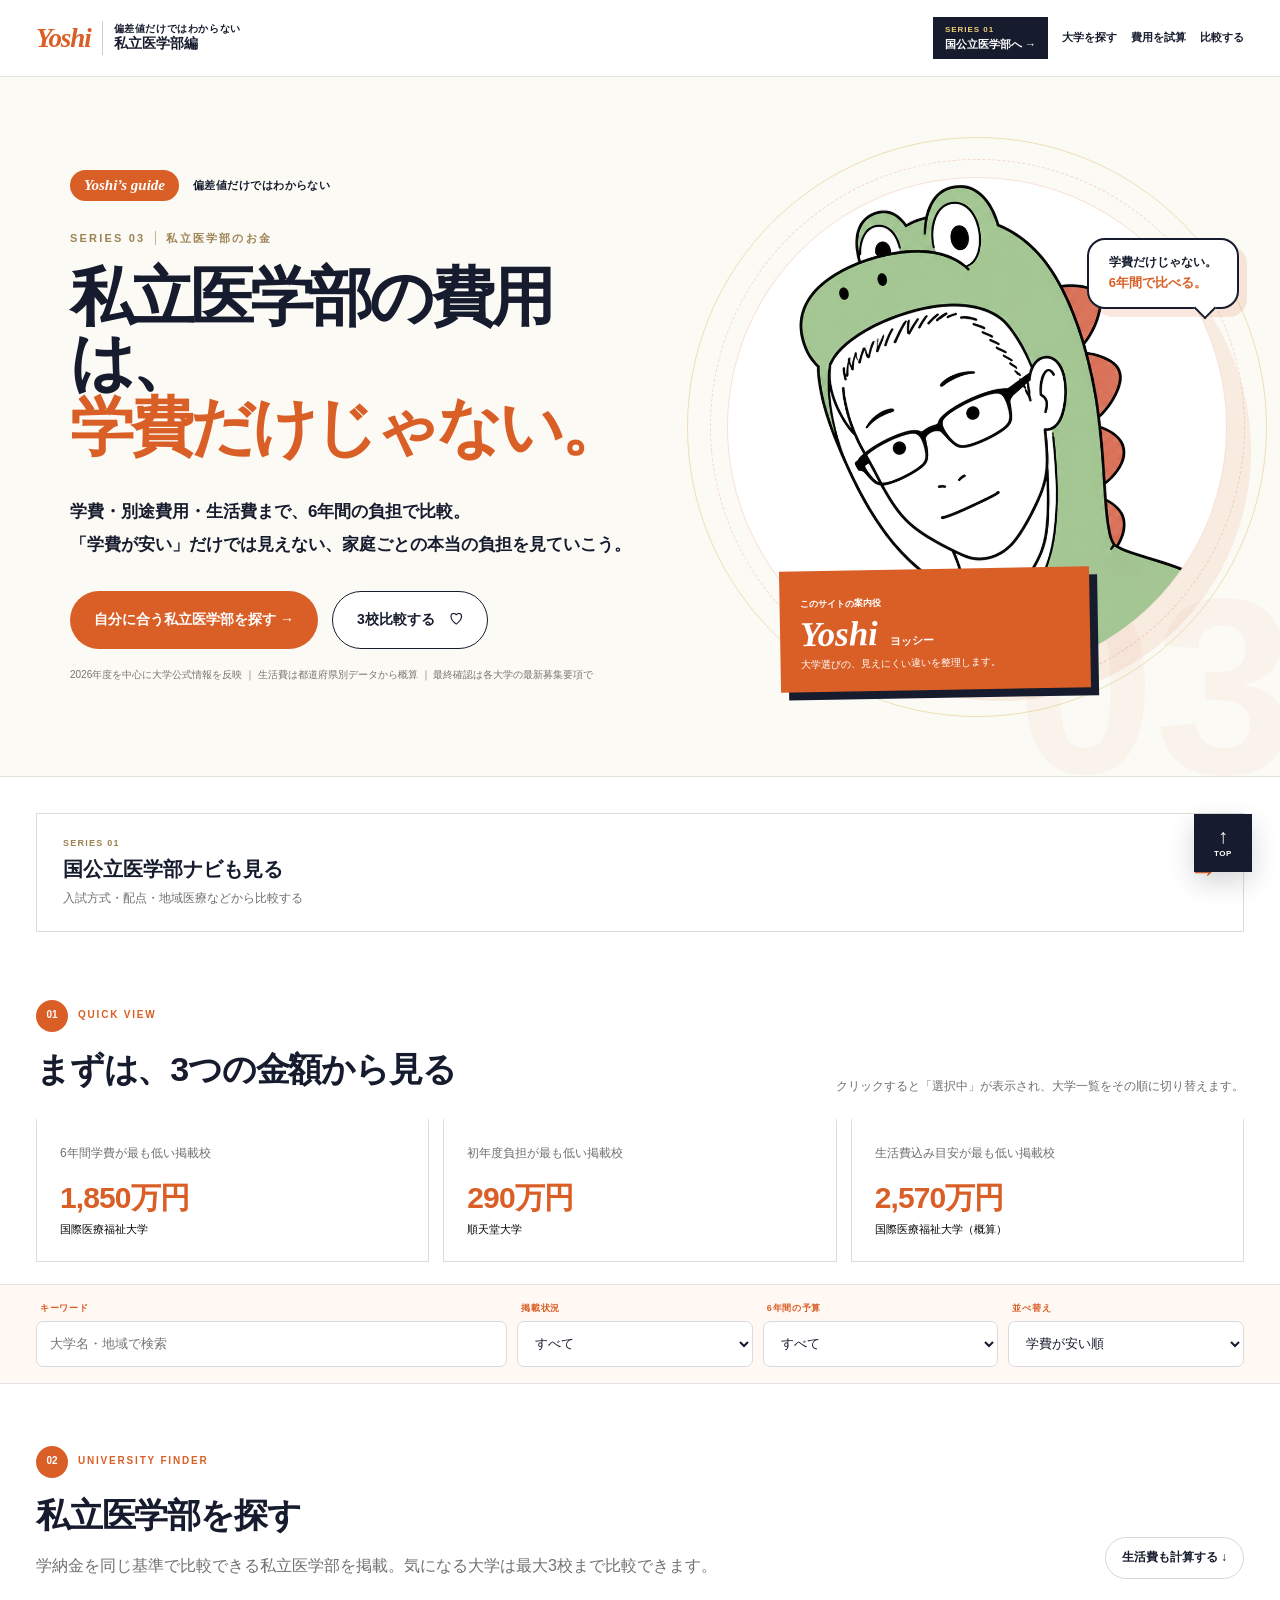
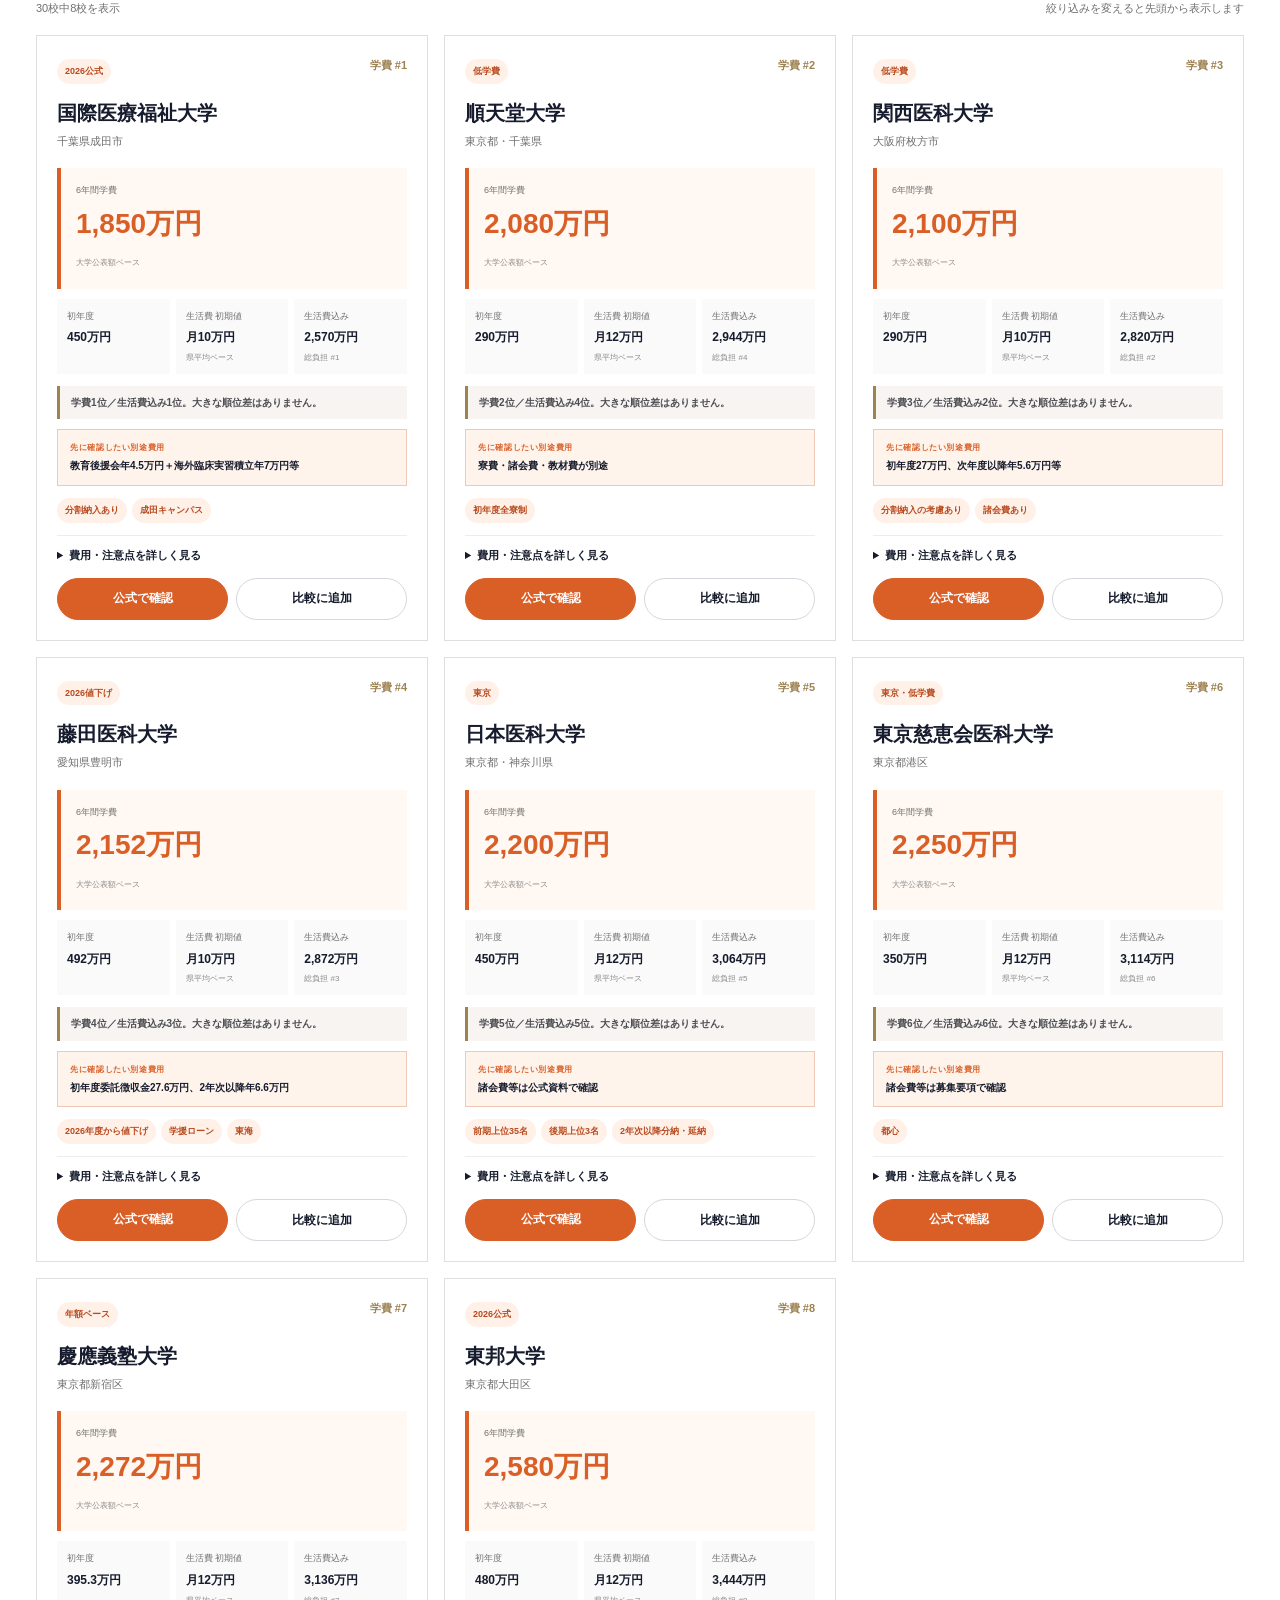
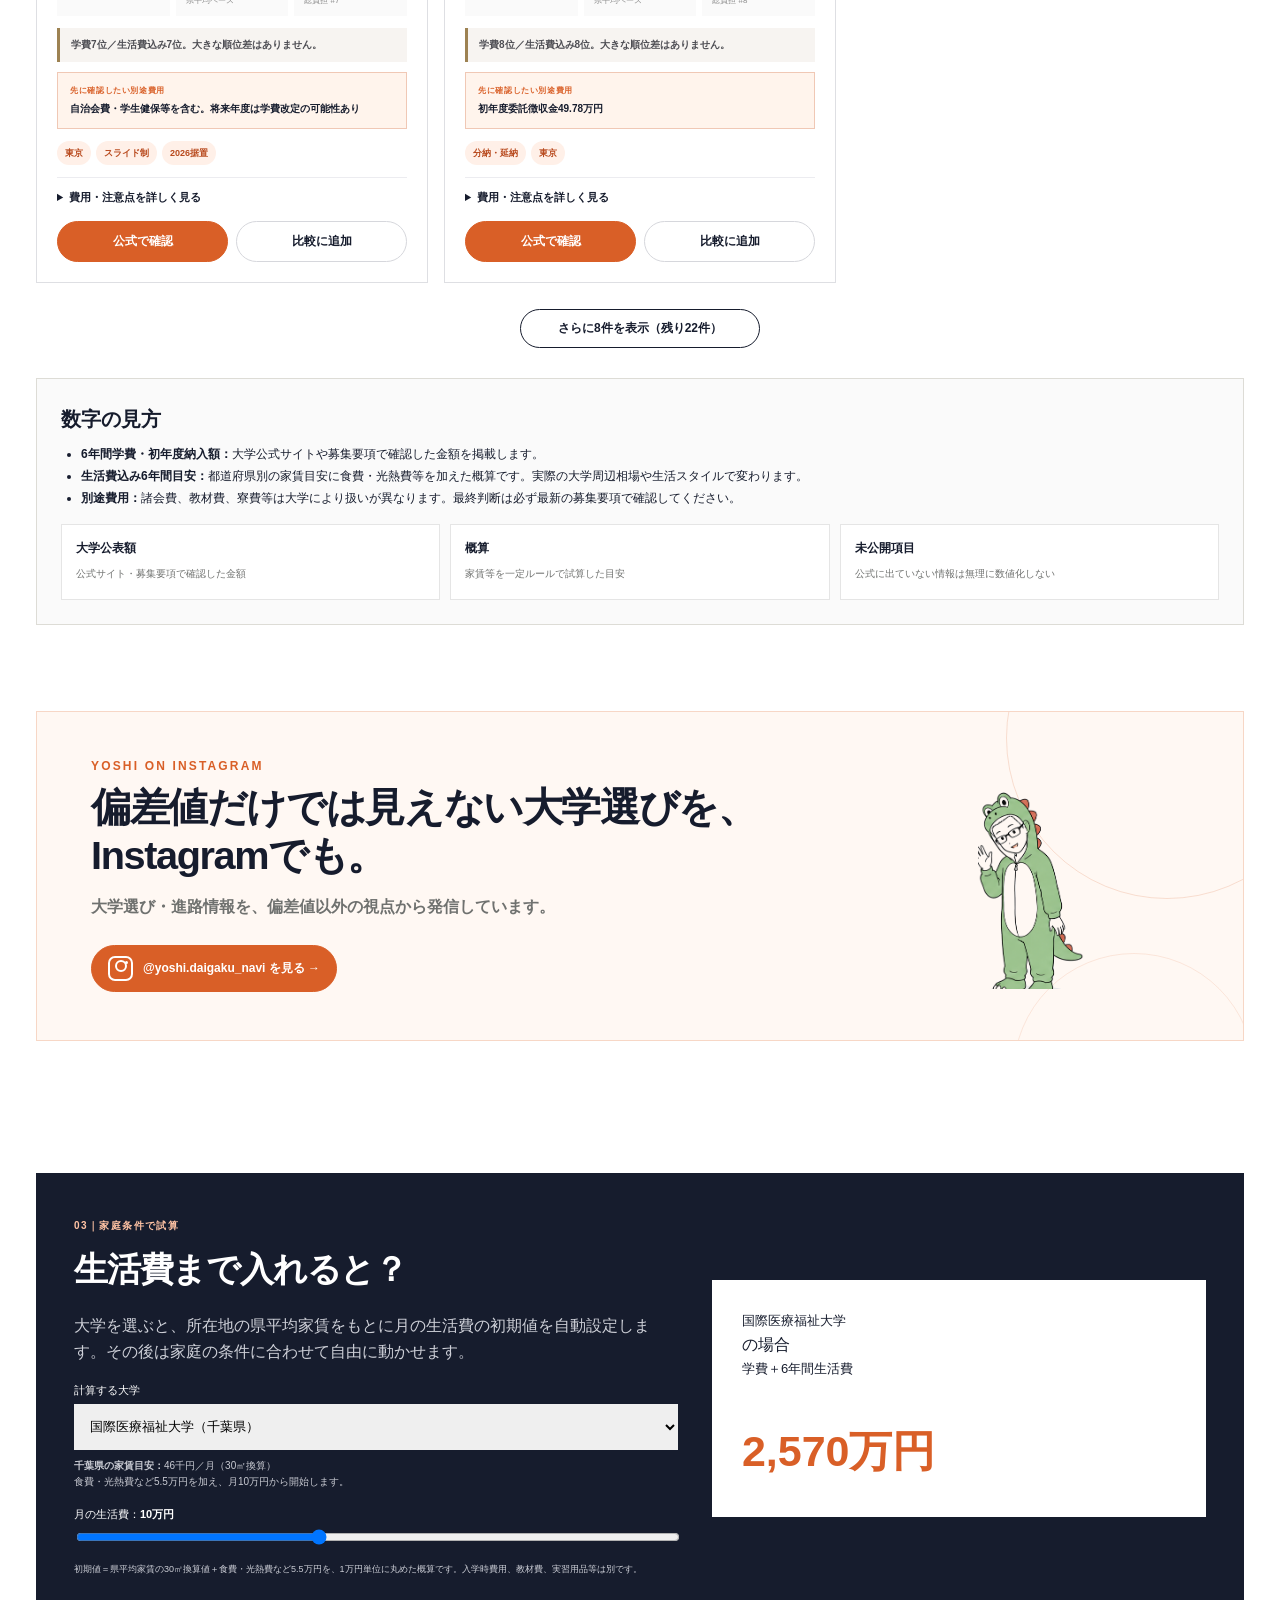
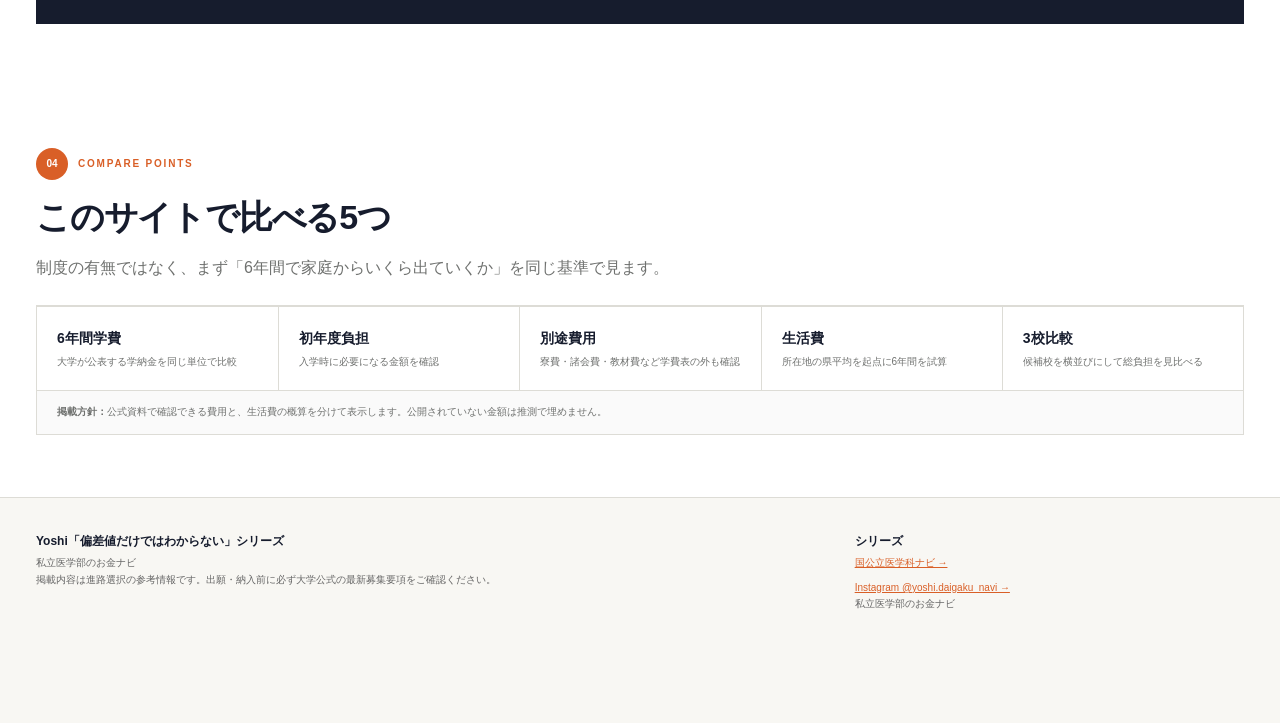
<file: index.html>
<!doctype html><html lang="ja"><head><meta charset="utf-8"><meta name="viewport" content="width=device-width,initial-scale=1"><title>私立医学部のお金ナビ｜6年間の学費・生活費を比較</title>
<meta name="description" content="私立医学部医学科を、6年間学費・初年度納入額・別途費用・所在地別生活費まで比較できる進路情報サイトです。">
<meta property="og:title" content="私立医学部のお金ナビ｜偏差値だけではわからない">
<meta property="og:description" content="私立医学部の6年間学費と生活費を、最大3校で比較。大学公式情報と概算を分けて掲載します。">
<meta property="og:type" content="website">
<meta name="theme-color" content="#d95f27">
<link rel="stylesheet" href="assets/css/styles.css"><script src="assets/js/analytics-config.js"></script><script src="assets/js/analytics.js" defer></script></head><body><a class="skiplink" href="#finder">大学検索へ移動</a>
<div class="serieshead"><div class="wrap inner">
  <a class="brand" href="#top" aria-label="私立医学部のお金ナビ トップへ"><span class="yoshi-word">Yoshi</span><span class="brand-divider"></span><span class="brand-series">偏差値だけではわからない<br><b>私立医学部編</b></span></a>
  <nav class="head-nav" aria-label="メインナビゲーション">
    <a class="series-switch" id="headNationalLink" href="https://yoshiokayuta2-lgtm.github.io/kokkoritsu-medical-navi/" target="_blank" rel="noopener noreferrer"><small>SERIES 01</small><b>国公立医学部へ →</b></a>
    <a href="#finder">大学を探す</a><a href="#calculator">費用を試算</a><a href="#finder">比較する</a><a href="#deep-compare">比較ポイント</a>
  </nav>
</div></div>
<header class="hero" id="top"><div class="wrap hero-series-grid">
  <div class="hero-copy">
    <div class="guide-line"><span class="guide-pill">Yoshi’s guide</span><b>偏差値だけではわからない</b></div>
    <div class="series-label">SERIES 03 <i></i> 私立医学部のお金</div>
    <h1>私立医学部の費用は、<br><em>学費だけじゃない。</em></h1>
    <p class="lead"><strong>学費・別途費用・生活費まで、6年間の負担で比較。</strong><br>「学費が安い」だけでは見えない、家庭ごとの本当の負担を見ていこう。</p>
    <div class="hero-actions"><a class="hero-btn primary" href="#finder">自分に合う私立医学部を探す →</a><a class="hero-btn secondary" href="#finder">3校比較する　♡</a></div>
    <p class="hero-footnote">2026年度を中心に大学公式情報を反映 ｜ 生活費は都道府県別データから概算 ｜ 最終確認は各大学の最新募集要項で</p>
  </div>
  <div class="hero-art" aria-label="Yoshiキャラクター">
    <div class="art-orbit orbit-a"></div><div class="art-orbit orbit-b"></div>
    <div class="hero-bust"><img src="assets/img/hero-yoshi.png" alt="恐竜の着ぐるみ姿のYoshiキャラクター"></div>
    <div class="speech">学費だけじゃない。<br><strong>6年間で比べる。</strong><span></span></div>
    <div class="guide-card"><small>このサイトの案内役</small><div><b>Yoshi</b><span>ヨッシー</span></div><p>大学選びの、見えにくい違いを整理します。</p></div>
    <div class="hero-watermark">03</div>
  </div>
</div></header>
<div class="wrap"><a class="national-link" id="nationalMedicalLink" href="https://yoshiokayuta2-lgtm.github.io/kokkoritsu-medical-navi/" target="_blank" rel="noopener noreferrer"><div><small>SERIES 01</small><strong>国公立医学部ナビも見る</strong><span>入試方式・配点・地域医療などから比較する</span></div><div class="arrow">→</div></a></div>
<section class="snapshot"><div class="wrap"><div class="snapshot-head"><div><div class="section-kicker"><span>01</span> QUICK VIEW</div><h2>まずは、3つの金額から見る</h2></div><p>クリックすると「選択中」が表示され、大学一覧をその順に切り替えます。</p></div><div class="snapshot-grid"><button class="snapshot-card" type="button" aria-pressed="false" data-snapshot-sort="total"><span>6年間学費が最も低い掲載校</span><b id="snapTotal">計算中</b><small id="snapTotalName">—</small></button><button class="snapshot-card" type="button" aria-pressed="false" data-snapshot-sort="first"><span>初年度負担が最も低い掲載校</span><b id="snapFirst">計算中</b><small id="snapFirstName">—</small></button><button class="snapshot-card" type="button" aria-pressed="false" data-snapshot-sort="burden"><span>生活費込み目安が最も低い掲載校</span><b id="snapBurden">計算中</b><small id="snapBurdenName">—</small></button></div></div></section>
<div class="toolbar" id="finder"><div class="wrap"><div class="sort-feedback" id="sortFeedback" role="status" aria-live="polite"></div><div class="controls"><label class="control"><span class="control-title">キーワード</span><input id="q" placeholder="大学名・地域で検索"></label><label class="control"><span class="control-title">掲載状況</span><select id="status"><option value="all">すべて</option><option value="priced">学費掲載済み</option><option value="verified">公式確認済み</option></select></label><label class="control"><span class="control-title">6年間の予算</span><select id="budget"><option value="9999">すべて</option><option value="2100">2,100万円以下</option><option value="2200">2,200万円以下</option><option value="2500">2,500万円以下</option><option value="3000">3,000万円以下</option><option value="3500">3,500万円以下</option><option value="4000">4,000万円以下</option></select></label><label class="control"><span class="control-title">並べ替え</span><select id="sort"><option value="total">学費が安い順</option><option value="first">初年度が安い順</option><option value="burden">生活費込みが安い順</option></select></label></div></div></div>
<main><section class="section"><div class="wrap"><div class="section-heading"><div><div class="section-kicker"><span>02</span> UNIVERSITY FINDER</div><h2>私立医学部を探す</h2><p class="sub">学納金を同じ基準で比較できる私立医学部を掲載。気になる大学は最大3校まで比較できます。</p></div><a class="btn" href="#calculator">生活費も計算する ↓</a></div><div class="resultcount"><span id="resultSummary">31校中8校を表示</span><span>絞り込みを変えると先頭から表示します</span></div><div class="grid" id="cards"></div><div class="loadmore-wrap"><button class="btn loadmore" id="loadmore" type="button">さらに表示</button></div><div class="sourcebox"><h3>数字の見方</h3><ul><li><b>6年間学費・初年度納入額：</b>大学公式サイトや募集要項で確認した金額を掲載します。</li><li><b>生活費込み6年間目安：</b>都道府県別の家賃目安に食費・光熱費等を加えた概算です。実際の大学周辺相場や生活スタイルで変わります。</li><li><b>別途費用：</b>諸会費、教材費、寮費等は大学により扱いが異なります。最終判断は必ず最新の募集要項で確認してください。</li></ul><div class="trust-row"><div class="trust-item"><b>大学公表額</b><span>公式サイト・募集要項で確認した金額</span></div><div class="trust-item"><b>概算</b><span>家賃等を一定ルールで試算した目安</span></div><div class="trust-item"><b>未公開項目</b><span>公式に出ていない情報は無理に数値化しない</span></div></div></div></div></section>

<section class="section instagram-section" id="instagram">
  <div class="wrap">
    <div class="instagram-cta">
      <div class="instagram-copy">
        <div class="instagram-eyebrow">YOSHI ON INSTAGRAM</div>
        <h2>偏差値だけでは見えない大学選びを、<br>Instagramでも。</h2>
        <p>大学選び・進路情報を、偏差値以外の視点から発信しています。</p>
        <a class="btn instagram-btn" href="https://www.instagram.com/yoshi.daigaku_navi/" target="_blank" rel="noopener noreferrer" aria-label="YoshiのInstagramを新しいタブで開く">
          <span class="instagram-mark" aria-hidden="true">◎</span>
          @yoshi.daigaku_navi を見る →
        </a>
      </div>
      <div class="instagram-visual" aria-hidden="true">
        <img src="assets/img/pose-wave.png" alt="">
      </div>
    </div>
  </div>
</section>
<section class="section" id="calculator"><div class="wrap calc"><div class="calc-grid"><div><span class="calcstep">03｜家庭条件で試算</span><h2>生活費まで入れると？</h2><p>大学を選ぶと、所在地の県平均家賃をもとに月の生活費の初期値を自動設定します。その後は家庭の条件に合わせて自由に動かせます。</p><label for="calcUniversity">計算する大学</label><select id="calcUniversity"></select><div class="rentnote" id="rentNote"></div><label>月の生活費：<b id="lifeLabel">12万円</b></label><input type="range" id="life" min="0" max="25" value="12" step="1"><p class="legend">初期値＝県平均家賃の30㎡換算値＋食費・光熱費など5.5万円を、1万円単位に丸めた概算です。入学時費用、教材費、実習用品等は別です。</p></div><div class="result"><span id="resultUniversity">順天堂大学</span>の場合<br><span>学費＋6年間生活費</span><br><b id="grand">2,944万円</b></div></div></div></section>
<section class="section" id="deep-compare"><div class="wrap"><div class="section-kicker"><span>04</span> COMPARE POINTS</div><h2>このサイトで比べる5つ</h2><p class="sub">制度の有無ではなく、まず「6年間で家庭からいくら出ていくか」を同じ基準で見ます。</p><div class="roadmap"><div class="roadmap-items five-points"><div class="roadmap-item"><b>6年間学費</b><span>大学が公表する学納金を同じ単位で比較</span></div><div class="roadmap-item"><b>初年度負担</b><span>入学時に必要になる金額を確認</span></div><div class="roadmap-item"><b>別途費用</b><span>寮費・諸会費・教材費など学費表の外も確認</span></div><div class="roadmap-item"><b>生活費</b><span>所在地の県平均を起点に6年間を試算</span></div><div class="roadmap-item"><b>3校比較</b><span>候補校を横並びにして総負担を見比べる</span></div></div><div class="roadmap-note"><b>掲載方針：</b>公式資料で確認できる費用と、生活費の概算を分けて表示します。公開されていない金額は推測で埋めません。</div></div></div></section></main>
<footer class="footer"><div class="wrap footer-grid"><div><strong>Yoshi「偏差値だけではわからない」シリーズ</strong>私立医学部のお金ナビ<br>掲載内容は進路選択の参考情報です。出願・納入前に必ず大学公式の最新募集要項をご確認ください。</div><div><strong>シリーズ</strong><a id="footerNationalLink" href="https://yoshiokayuta2-lgtm.github.io/kokkoritsu-medical-navi/" target="_blank" rel="noopener noreferrer">国公立医学科ナビ →</a><br><a href="https://www.instagram.com/yoshi.daigaku_navi/" target="_blank" rel="noopener noreferrer">Instagram @yoshi.daigaku_navi →</a><br>私立医学部のお金ナビ</div></div></footer><div id="comparebar" class="comparebar hidden"><div><div class="compare-status"><b><span id="comparecount">0</span>/3校を選択</b><span id="comparehint" class="comparehint">あと2校選べます</span></div><div id="comparechips" class="comparechips"></div></div><div class="compareactions"><button class="btn clearbtn" id="clearcompare" type="button">すべて外す</button><button class="btn primary" id="opencompare" type="button">選んだ大学を比較</button></div></div><div class="modal" id="comparemodal" aria-hidden="true"><div class="modalbox"><div class="modalhead"><div><h2 style="margin:0">大学を比較</h2><div class="sub" style="margin:3px 0 0">最大3校。スマホでは大学ごとに縦表示します。</div></div><button class="closebtn" id="closecompare">閉じる</button></div><div id="comparecontent"></div></div></div>
<a class="top-return" href="#top" aria-label="ページ上部へ戻る"><span>↑</span><small>TOP</small></a><script src="assets/js/app.js" defer></script></body></html>
</file>
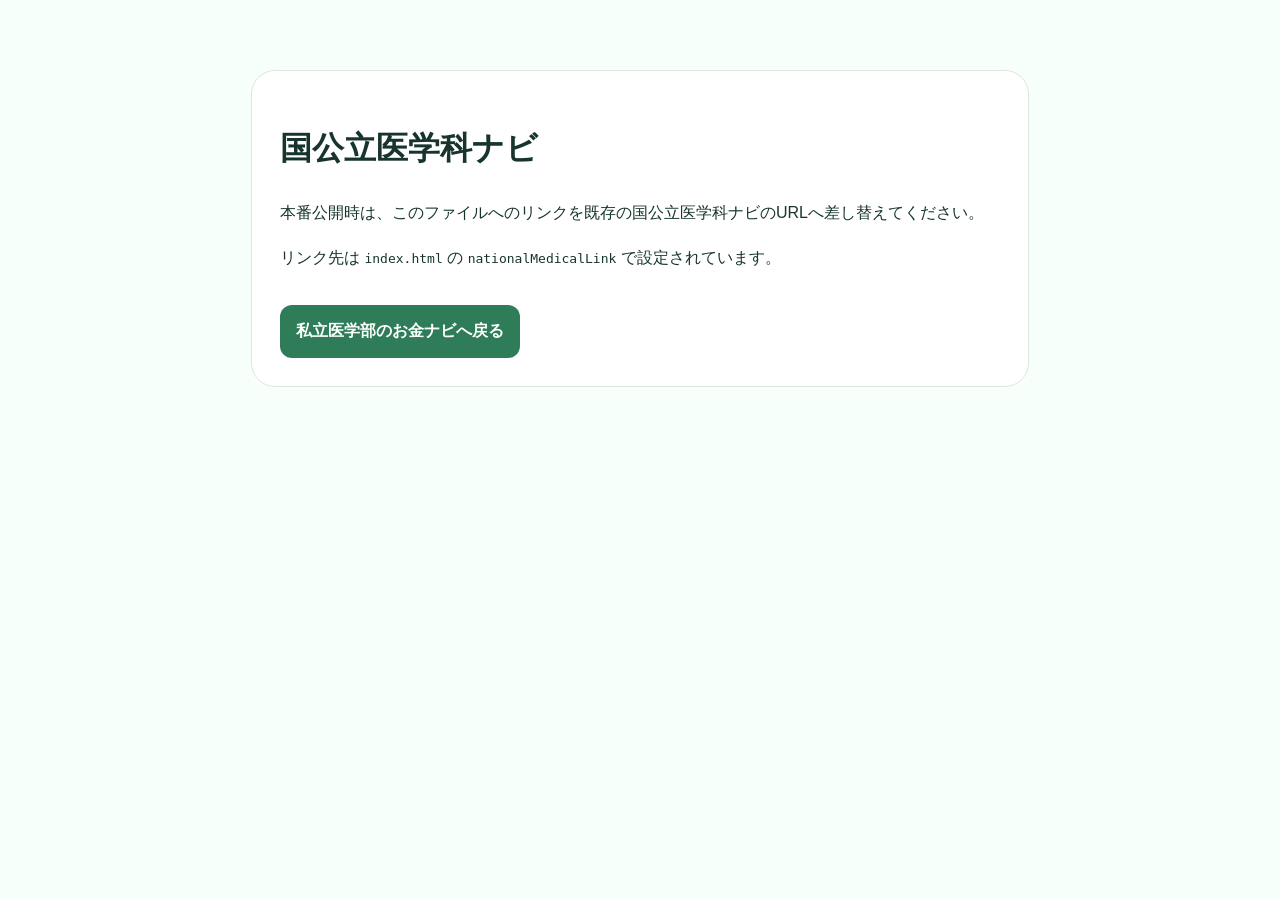
<file: kokkoritsu-medical.html>
<!doctype html><html lang="ja"><head><meta charset="utf-8"><meta name="viewport" content="width=device-width,initial-scale=1"><title>国公立医学科ナビ</title><style>body{font-family:-apple-system,BlinkMacSystemFont,"Segoe UI","Noto Sans JP",sans-serif;background:#f7fffb;color:#17352e;margin:0}.box{max-width:720px;margin:70px auto;padding:28px;background:#fff;border:1px solid #dce7df;border-radius:24px;line-height:1.8}.btn{display:inline-block;margin-top:16px;padding:12px 16px;border-radius:12px;background:#2f7d58;color:#fff;text-decoration:none;font-weight:800}</style><script src="assets/js/analytics-config.js"></script><script src="assets/js/analytics.js" defer></script></head><body><main class="box"><h1>国公立医学科ナビ</h1><p>本番公開時は、このファイルへのリンクを既存の国公立医学科ナビのURLへ差し替えてください。</p><p>リンク先は <code>index.html</code> の <code>nationalMedicalLink</code> で設定されています。</p><a class="btn" href="./index.html">私立医学部のお金ナビへ戻る</a></main></body></html>
</file>
<file: assets/css/styles.css>
:root{
  --ink:#161c2d;--blue:#d95f27;--blue2:#e67e47;--cream:#fbfaf5;--paper:#fff;--soft:#fbf6f2;
  --line:#dddcd6;--muted:#6f716f;--gold:#9d8252;--orange:#e8772d;--green:#52735e;--danger:#a84f4f;
  --shadow:0 18px 46px rgba(22,28,45,.07)
}
*{box-sizing:border-box}html{scroll-behavior:smooth}body{margin:0;font-family:-apple-system,BlinkMacSystemFont,"Segoe UI","Noto Sans JP",sans-serif;color:var(--ink);background:#fff;line-height:1.65}a{color:inherit}.wrap{width:min(1480px,calc(100% - 72px));margin:0 auto}.skiplink{position:absolute;left:-9999px}.skiplink:focus{left:12px;top:12px;z-index:99;background:#fff;padding:10px 14px}
/* header */
.serieshead{position:sticky;top:0;z-index:40;background:rgba(255,255,255,.96);border-bottom:1px solid #e5e3dd;backdrop-filter:blur(10px)}.serieshead .inner{height:76px;display:flex;align-items:center;justify-content:space-between;gap:28px}.brand{display:flex;align-items:center;text-decoration:none;min-width:max-content}.yoshi-word{font-family:Georgia,"Times New Roman",serif;font-style:italic;font-weight:800;font-size:29px;color:var(--blue);letter-spacing:-.04em}.brand-divider{height:34px;width:1px;background:#cfcfc9;margin:0 14px}.brand-series{font-size:10px;line-height:1.25;font-weight:800;letter-spacing:.06em}.brand-series b{font-size:14px;letter-spacing:0}.head-nav{display:flex;align-items:center;gap:30px;font-size:12px;font-weight:800;white-space:nowrap}.head-nav>a{text-decoration:none}.head-nav>a:not(.series-switch):hover{color:var(--blue)}.series-switch{background:var(--ink);color:#fff;padding:9px 15px 10px;line-height:1.15}.series-switch small{display:block;font-size:8px;color:#f0d079;letter-spacing:.12em;margin-bottom:4px}.series-switch b{font-size:12px}
/* hero */
.hero{background:var(--cream);border-bottom:1px solid #e4e1d8;min-height:700px;display:flex;align-items:center;overflow:hidden}.hero-series-grid{display:grid;grid-template-columns:1.08fr .92fr;align-items:center;gap:48px;padding-top:62px;padding-bottom:62px}.hero-copy{padding-left:34px}.guide-line{display:flex;align-items:center;gap:14px;margin-bottom:28px}.guide-pill{display:inline-flex;background:var(--blue);color:#fff;border-radius:999px;padding:7px 14px;font:italic 700 15px Georgia,serif}.guide-line b{font-size:11px;letter-spacing:.04em}.series-label{display:flex;align-items:center;gap:10px;color:var(--gold);font-size:11px;font-weight:900;letter-spacing:.2em;margin-bottom:18px}.series-label i{width:1px;height:14px;background:#c6b590;display:inline-block}.hero h1{margin:0;font-size:clamp(56px,5vw,88px);line-height:1.02;letter-spacing:-.065em;font-weight:900}.hero h1 em{font-style:normal;color:var(--blue)}.hero .lead{font-size:17px;line-height:1.95;margin:34px 0 30px;max-width:760px;font-weight:600}.hero-actions{display:flex;align-items:center;gap:14px;flex-wrap:wrap}.hero-btn{display:inline-flex;align-items:center;justify-content:center;min-height:58px;padding:0 24px;border-radius:999px;text-decoration:none;font-weight:900;font-size:14px}.hero-btn.primary{background:var(--blue);color:#fff}.hero-btn.secondary{background:#fff;border:1.5px solid var(--ink);color:var(--ink)}.hero-footnote{font-size:10px;color:#77756d;margin:18px 0 0}.hero-art{min-height:550px;position:relative;display:grid;place-items:center}.hero-bust{position:relative;z-index:4;width:500px;height:500px;border-radius:50%;overflow:hidden;background:#fff;border:1px solid rgba(217,95,39,.18);box-shadow:24px 24px 0 rgba(217,95,39,.10)}.hero-bust img{width:100%;height:100%;object-fit:cover;object-position:50% 10%;display:block}.art-orbit{position:absolute;border-radius:50%;z-index:1}.orbit-a{width:580px;height:580px;border:1px solid rgba(216,185,92,.42)}.orbit-b{width:535px;height:535px;border:1px dashed rgba(217,95,39,.22)}.speech{position:absolute;right:1%;top:86px;z-index:7;background:#fff;border:2px solid var(--ink);border-radius:18px;padding:13px 20px;font-weight:800;font-size:12px;box-shadow:8px 8px 0 rgba(217,95,39,.15)}.speech span{position:absolute;right:24px;bottom:-9px;width:16px;height:16px;background:#fff;border-right:2px solid var(--ink);border-bottom:2px solid var(--ink);transform:rotate(45deg)}.guide-card{position:absolute;z-index:7;left:13%;bottom:12px;width:310px;background:var(--blue);color:#fff;padding:18px 20px;box-shadow:8px 8px 0 var(--ink);transform:rotate(-1deg)}.guide-card small{font-size:9px;font-weight:800}.guide-card>div{display:flex;align-items:baseline;gap:12px}.guide-card b{font:italic 800 35px Georgia,serif}.guide-card span{font-size:11px;font-weight:800}.guide-card p{font-size:10px;margin:2px 0 0}.hero-watermark{position:absolute;z-index:0;right:-50px;bottom:-110px;font-size:250px;font-weight:900;color:rgba(217,95,39,.045);line-height:1}
/* cross-series */
.national-link{margin:36px 0 6px;display:flex;align-items:center;justify-content:space-between;padding:22px 26px;border:1px solid var(--line);text-decoration:none;background:#fff}.national-link small{display:block;font-size:9px;color:var(--gold);font-weight:900;letter-spacing:.14em}.national-link strong{display:block;font-size:20px;margin-top:2px}.national-link span{display:block;color:var(--muted);font-size:12px;margin-top:3px}.national-link .arrow{font-size:28px;color:var(--blue)}
/* generic */
.btn{display:inline-flex;align-items:center;justify-content:center;border:1px solid #d6d7dc;background:#fff;color:var(--ink);text-decoration:none;border-radius:999px;padding:10px 16px;font-size:12px;font-weight:800;cursor:pointer}.btn.primary{background:var(--blue);border-color:var(--blue);color:#fff}.btn:disabled{opacity:.45;cursor:not-allowed}.hidden{display:none!important}.section{padding:62px 0}.section h2{font-size:34px;letter-spacing:-.035em;margin:0 0 10px}.sub{margin:0;color:var(--muted)}.section-kicker{display:flex;align-items:center;gap:10px;color:var(--blue);font-size:10px;font-weight:900;letter-spacing:.18em;margin-bottom:9px}.section-kicker span{width:32px;height:32px;border-radius:50%;background:var(--blue);color:#fff;display:grid;place-items:center;letter-spacing:0}.section-heading{display:flex;align-items:flex-end;justify-content:space-between;gap:20px;margin-bottom:20px}
/* quick view */
.snapshot{padding:62px 0 22px;background:#fff}.snapshot-head{display:flex;align-items:flex-end;justify-content:space-between;gap:20px;margin-bottom:20px}.snapshot-head h2{margin:0;font-size:34px;letter-spacing:-.035em}.snapshot-head p{margin:0;color:var(--muted);font-size:12px}.snapshot-grid{display:grid;grid-template-columns:repeat(3,1fr);gap:14px}.snapshot-card{border:1px solid var(--line);background:#fff;padding:23px;text-align:left;min-height:145px;cursor:pointer;transition:.18s}.snapshot-card:hover{transform:translateY(-2px);box-shadow:var(--shadow);border-color:#efb59a}.snapshot-card span{display:block;font-size:12px;color:var(--muted)}.snapshot-card b{display:block;color:var(--blue);font-size:30px;margin:16px 0 2px;letter-spacing:-.03em}.snapshot-card small{font-size:11px}
/* finder */
.toolbar{position:sticky;top:76px;z-index:20;padding:16px 0;background:rgba(247,247,250,.95);border-block:1px solid #e4e4e8;backdrop-filter:blur(10px)}.controls{display:grid;grid-template-columns:2fr 1fr 1fr 1fr;gap:10px}.control-title{display:block;font-size:9px;font-weight:900;letter-spacing:.08em;color:var(--blue);margin:0 0 5px 4px}.controls input,.controls select{width:100%;height:46px;border:1px solid #d9dae0;background:#fff;border-radius:7px;padding:0 13px;font-size:13px;color:var(--ink)}.resultcount{display:flex;justify-content:space-between;color:var(--muted);font-size:11px;margin:0 0 18px}.grid{display:grid;grid-template-columns:repeat(3,minmax(0,1fr));gap:16px}.card{border:1px solid #dedfe3;background:#fff;padding:20px;min-width:0;position:relative;transition:.18s}.card:hover{transform:translateY(-2px);box-shadow:var(--shadow);border-color:#efb59a}.topline{display:flex;justify-content:space-between;gap:12px;align-items:flex-start}.badge,.tag{display:inline-block;font-size:9px;font-weight:800;padding:5px 8px;border-radius:999px;background:#fff0e8;color:#b94b1f}.topline .tag{background:#f4f4f4;color:#777}.rank{font-size:11px;color:var(--gold);font-weight:900}.card h3{font-size:20px;margin:13px 0 2px}.place{font-size:11px;color:var(--muted)}.primarymoney{margin:18px 0 10px;padding:15px;background:#f7f7fb;border-left:4px solid var(--blue)}.primarymoney span,.minimoney span{display:block;font-size:9px;color:var(--muted)}.primarymoney b{display:block;font-size:28px;color:var(--blue);margin-top:3px}.primarymoney small{font-size:8px;color:#8a8a8a}.minimoney{display:grid;grid-template-columns:repeat(3,1fr);gap:6px;margin-bottom:12px}.minimoney div{padding:10px;background:#fafafa;min-width:0}.minimoney b{font-size:12px;white-space:nowrap}.tags{display:flex;flex-wrap:wrap;gap:5px}.tipdetails{margin-top:12px;border-top:1px solid #ececf0;padding-top:10px}.tipdetails summary{font-size:11px;font-weight:800;cursor:pointer}.tipbody{font-size:11px;color:#5f6168;padding-top:8px;line-height:1.7}.actions{display:flex;gap:8px;margin-top:14px}.actions .btn{flex:1;padding-inline:9px}.selected{background:#fff0e8!important;color:var(--blue)!important;border-color:#e9a07e!important}.pendingcard{border-style:dashed}.pendingmoney{color:#8d8d8d!important;background:#f6f6f6!important}.loadmore-wrap{text-align:center;margin-top:26px}.loadmore{min-width:240px;border-color:var(--ink)}.sourcebox{margin-top:30px;padding:24px;border:1px solid var(--line);background:#fafafa}.sourcebox h3{font-size:20px;margin:0 0 8px}.sourcebox ul{font-size:12px;line-height:1.8;margin:0;padding-left:20px}.trust-row{display:grid;grid-template-columns:repeat(3,1fr);gap:10px;margin-top:15px}.trust-item{padding:14px;background:#fff;border:1px solid #e5e5e5}.trust-item b{display:block;font-size:12px}.trust-item span{font-size:10px;color:var(--muted)}
/* calculator */
.calc{background:var(--ink);color:#fff;padding:38px}.calc-grid{display:grid;grid-template-columns:1.1fr .9fr;gap:34px;align-items:center}.calc h2{color:#fff}.calcstep{display:inline-block;color:#ffc3a4;font-size:10px;font-weight:900;letter-spacing:.14em;margin-bottom:6px}.calc p{color:#ced0d8}.calc label{display:block;font-size:11px;margin:14px 0 4px}.calc select{width:100%;height:46px;border:0;padding:0 12px}.rentnote{margin-top:8px;font-size:10px;color:#c8cad2}.calc input[type=range]{width:100%}.legend{font-size:9px!important}.result{background:#fff;color:var(--ink);padding:30px;min-height:190px;display:flex;flex-direction:column;justify-content:center}.result span{font-size:13px}.result b{font-size:43px;color:var(--blue);margin-top:10px}
/* deep compare */
.roadmap{margin-top:24px;border:1px solid var(--line)}.roadmap-main{display:grid;grid-template-columns:1fr 1fr}.roadmap-ready,.roadmap-next{padding:24px}.roadmap-ready{background:#fff4ed}.roadmap-next{background:#faf9f5;border-left:1px solid var(--line)}.roadmap-label{display:inline-block;background:var(--blue);color:#fff;padding:5px 8px;font-size:9px;font-weight:900}.roadmap-title{font-size:19px;font-weight:900;margin:14px 0 6px}.roadmap-text{font-size:11px;color:var(--muted);margin:0}.roadmap-items{display:grid;grid-template-columns:repeat(3,1fr);border-top:1px solid var(--line)}.roadmap-item{padding:20px}.roadmap-item+.roadmap-item{border-left:1px solid var(--line)}.roadmap-item b{display:block;font-size:14px}.roadmap-item span{display:block;font-size:10px;color:var(--muted);margin-top:3px}.roadmap-note{border-top:1px solid var(--line);padding:13px 20px;background:#fafafa;font-size:10px;color:var(--muted)}
/* footer */
.footer{background:#f8f7f3;border-top:1px solid var(--line);padding:34px 0 110px;color:#666;font-size:10px}.footer-grid{display:grid;grid-template-columns:2fr 1fr;gap:40px}.footer strong{display:block;color:var(--ink);font-size:12px;margin-bottom:4px}.footer a{color:var(--blue)}
/* compare */
.comparebar{position:fixed;left:50%;bottom:18px;transform:translateX(-50%);z-index:45;width:min(980px,calc(100% - 28px));background:rgba(22,28,45,.96);color:#fff;padding:12px 14px;display:flex;align-items:center;justify-content:space-between;gap:14px;box-shadow:0 18px 50px rgba(0,0,0,.2)}.comparebar>div:first-child{display:flex;align-items:center;gap:14px}.comparechips{display:flex;gap:6px;flex-wrap:wrap}.comparechip{background:#fff;color:var(--ink);border-radius:999px;padding:6px 8px 6px 10px;font-size:10px;font-weight:800}.chipremove{border:0;background:#eee;border-radius:50%;margin-left:6px;cursor:pointer}.compareactions{display:flex;gap:8px}.clearbtn{background:transparent!important;color:#fff!important;border-color:#686c7a!important}.modal{position:fixed;inset:0;background:rgba(10,13,24,.66);display:none;align-items:center;justify-content:center;padding:16px;z-index:60}.modal.open{display:flex}.modalbox{width:min(1120px,100%);max-height:90vh;overflow:auto;background:#fff;padding:24px}.modalhead{display:flex;align-items:center;justify-content:space-between;gap:12px;position:sticky;top:-24px;background:#fff;padding:4px 0 12px;z-index:3}.closebtn{border:1px solid var(--line);background:#fff;padding:8px 12px;cursor:pointer}.comparetable{width:100%;min-width:780px;border-collapse:collapse}.comparetable th,.comparetable td{padding:13px;border-bottom:1px solid var(--line);text-align:left;vertical-align:top;font-size:11px}.comparetable thead th{background:#fbf6f2}.compareunihead{display:flex;align-items:center;justify-content:space-between}.compareunihead button{border:0;background:#e9eaf1;cursor:pointer}
.progressline{height:6px;background:#e6e6e6;overflow:hidden;margin-top:8px}.progressline span{display:block;height:100%;background:var(--blue)}
@media(max-width:1100px){.wrap{width:min(100% - 40px,1200px)}.head-nav{gap:16px}.head-nav>a:not(.series-switch){display:none}.hero{min-height:auto}.hero-series-grid{grid-template-columns:1fr .8fr}.hero-bust{width:390px;height:390px}.orbit-a{width:450px;height:450px}.orbit-b{width:415px;height:415px}.guide-card{left:5%;width:260px}.grid{grid-template-columns:repeat(2,1fr)}}
@media(max-width:760px){.wrap{width:calc(100% - 28px)}.serieshead .inner{height:66px}.yoshi-word{font-size:24px}.brand-divider{height:28px;margin:0 9px}.brand-series{font-size:8px}.brand-series b{font-size:11px}.series-switch{padding:8px 10px}.hero-series-grid{grid-template-columns:1fr;padding:42px 0 28px}.hero-copy{padding-left:0}.guide-line{margin-bottom:20px}.hero h1{font-size:47px}.hero .lead{font-size:14px;margin:24px 0}.hero-btn{min-height:50px;font-size:12px;padding:0 17px}.hero-art{min-height:390px}.hero-bust{width:300px;height:300px}.orbit-a{width:340px;height:340px}.orbit-b{width:320px;height:320px}.speech{right:0;top:50px;font-size:10px}.guide-card{left:2%;bottom:16px;width:230px;padding:13px}.guide-card b{font-size:28px}.hero-watermark{font-size:160px;right:-20px;bottom:-50px}.snapshot-head,.section-heading{align-items:flex-start;flex-direction:column}.snapshot-grid,.grid,.controls,.calc-grid,.roadmap-main,.roadmap-items,.trust-row,.footer-grid{grid-template-columns:1fr}.toolbar{top:66px}.roadmap-next,.roadmap-item+.roadmap-item{border-left:0;border-top:1px solid var(--line)}.minimoney{grid-template-columns:repeat(3,1fr)}.comparebar{flex-direction:column;align-items:stretch}.comparebar>div:first-child{align-items:flex-start;flex-direction:column}.compareactions .btn{flex:1}.national-link{padding:17px}.section{padding:42px 0}.snapshot{padding-top:42px}}


/* v16: private-medical money theme + clear Quick View interaction */
:root{--private:#d95f27;--private-soft:#fff1e8;--private-pale:#fff8f3;--private-deep:#9f3f18}
.guide-pill,.hero-btn.primary,.section-kicker span,.roadmap-label{background:var(--private)}
.hero h1 em,.section-kicker,.snapshot-card b,.national-link .arrow,.control-title,.primarymoney b,.result b,.footer a,.yoshi-word{color:var(--private)}
.hero-bust{border-color:rgba(217,95,39,.18);box-shadow:24px 24px 0 rgba(217,95,39,.10)}
.speech{box-shadow:8px 8px 0 rgba(217,95,39,.14)}
.speech strong{color:var(--private);font-size:1.08em}
.guide-card{background:var(--private)}
.hero-watermark{color:rgba(217,95,39,.045)}
.primarymoney{background:var(--private-pale);border-left-color:var(--private)}
.progressline span{background:var(--private)}
.btn.primary{background:var(--private);border-color:var(--private)}
.snapshot-card{position:relative;border-top:4px solid transparent}
.snapshot-card:hover{border-color:#efb59a;border-top-color:var(--private)}
.snapshot-card.active{background:var(--private-pale);border-color:var(--private);border-top-color:var(--private);box-shadow:0 12px 28px rgba(217,95,39,.12);transform:translateY(-3px)}
.snapshot-card.active::after{content:"選択中";position:absolute;right:14px;top:13px;background:var(--private);color:#fff;border-radius:999px;padding:4px 8px;font-size:9px;font-weight:900;letter-spacing:.06em}
.snapshot-card:focus-visible{outline:3px solid rgba(217,95,39,.25);outline-offset:3px}
.sort-feedback{display:none;align-items:center;gap:10px;margin:0 0 10px;padding:10px 14px;background:#fff3ea;border:1px solid #efc0a7;color:#7e3417;font-size:12px;font-weight:800}
.sort-feedback.show{display:flex;animation:feedbackIn .28s ease-out}
.sort-feedback::before{content:"✓";width:22px;height:22px;border-radius:50%;background:var(--private);color:#fff;display:grid;place-items:center;font-size:12px;flex:0 0 auto}
@keyframes feedbackIn{from{opacity:0;transform:translateY(-5px)}to{opacity:1;transform:translateY(0)}}
.toolbar{background:rgba(255,248,243,.96)}
@media(max-width:760px){.sort-feedback{font-size:11px;margin-bottom:8px}.snapshot-card.active::after{top:10px;right:10px}}


/* v17 navigation polish */
#calculator{scroll-margin-top:170px}
#finder{scroll-margin-top:170px}
@media(max-width:760px){#calculator,#finder{scroll-margin-top:145px}}

/* Back to top */
.top-return{
  position:fixed;right:28px;bottom:28px;z-index:44;
  width:58px;height:58px;background:var(--ink);color:#fff;
  display:flex;flex-direction:column;align-items:center;justify-content:center;
  gap:1px;text-decoration:none;box-shadow:0 10px 26px rgba(20,25,38,.18);
  transition:transform .18s ease, background .18s ease;
}
.top-return:hover{transform:translateY(-3px);background:var(--private)}
.top-return span{font-size:20px;line-height:1;font-weight:900}
.top-return small{font-size:8px;letter-spacing:.08em;font-weight:900}
@media(max-width:760px){
  .top-return{right:14px;bottom:14px;width:50px;height:50px}
  .top-return span{font-size:18px}
}

/* v19 UX polish */
.hero .lead strong{font-weight:900;color:var(--ink)}
.minimoney small{display:block;margin-top:3px;font-size:8px;color:#8a8a8a;line-height:1.35}
.cost-insight{margin:10px 0 0;padding:9px 11px;background:#f7f4f1;border-left:3px solid var(--gold);font-size:10px;font-weight:800;line-height:1.55;color:#4d4d53}
.extra-callout{margin:10px 0 12px;padding:11px 12px;background:#fff4ec;border:1px solid #f0c8b5}
.extra-callout span{display:block;font-size:8px;font-weight:900;letter-spacing:.08em;color:var(--private);margin-bottom:4px}
.extra-callout b{display:block;font-size:10px;line-height:1.55;color:var(--ink)}
.compare-status{display:flex;align-items:center;gap:10px;flex-wrap:wrap}
.comparehint{font-size:10px;color:#ffd9c5;font-weight:800}
.comparebar:not(.hidden){animation:compareIn .2s ease-out}
@keyframes compareIn{from{opacity:0;transform:translate(-50%,8px)}to{opacity:1;transform:translate(-50%,0)}}
@media(max-width:760px){
  .cost-insight,.extra-callout b{font-size:10px}
  .compare-status{width:100%;justify-content:space-between}
  .comparehint{font-size:9px}
}

/* v20 mobile-first readability */
@media(max-width:760px){
  /* Header: keep series switch, but reduce vertical pressure */
  .serieshead{position:relative}
  .serieshead .inner{height:72px;gap:10px}
  .brand{min-width:0}
  .yoshi-word{font-size:24px}
  .brand-divider{margin:0 8px;height:32px}
  .brand-series{font-size:7px;line-height:1.2;min-width:0}
  .brand-series b{font-size:10px;white-space:nowrap}
  .series-switch{padding:8px 10px;min-width:116px;text-align:left;flex:0 0 auto}
  .series-switch small{font-size:7px}
  .series-switch b{font-size:10px}

  /* Finder: do not pin a giant form over the page */
  .toolbar{position:static;top:auto;padding:12px 0;background:#fff8f3;border-top:1px solid #f0dfd6}
  .controls{grid-template-columns:1fr 1fr;gap:10px 8px}
  .control:first-child{grid-column:1 / -1}
  .control:last-child{grid-column:1 / -1}
  .control-title{font-size:9px;margin:0 0 4px 3px}
  .controls input,.controls select{height:44px;border-radius:8px;padding:0 11px;font-size:13px}
  .controls input{font-size:14px}

  /* Feedback becomes a short toast instead of another block in the form */
  .sort-feedback.show{position:fixed;left:12px;right:12px;top:12px;z-index:90;margin:0;padding:10px 12px;box-shadow:0 10px 28px rgba(66,32,18,.18);font-size:11px;background:#fff4ec}

  /* University list */
  .section{padding:30px 0}
  .section-heading{gap:10px;margin-bottom:14px}
  .section h2{font-size:28px;line-height:1.25}
  .sub{font-size:12px;line-height:1.7}
  .resultcount{font-size:10px;gap:5px;flex-direction:column;margin-bottom:12px}
  .grid{gap:12px}
  .card{padding:15px;border-radius:0}
  .card h3{font-size:22px;line-height:1.28;margin:10px 0 2px}
  .place{font-size:10px}
  .badge,.tag{font-size:8px;padding:4px 7px}
  .rank{font-size:9px}
  .primarymoney{margin:13px 0 8px;padding:12px 13px;border-left-width:4px}
  .primarymoney span{font-size:8px}
  .primarymoney b{font-size:27px;line-height:1.15;margin-top:4px}
  .primarymoney small{font-size:7px}
  .minimoney{grid-template-columns:repeat(3,minmax(0,1fr));gap:4px;margin-bottom:8px}
  .minimoney div{padding:8px 6px;text-align:center}
  .minimoney span{font-size:7px;line-height:1.25;min-height:18px}
  .minimoney b{font-size:10px;line-height:1.3;white-space:normal}
  .minimoney small{font-size:6.5px;line-height:1.25}
  .cost-insight{margin:8px 0 0;padding:8px 9px;font-size:9px}
  .extra-callout{margin:8px 0 9px;padding:9px 10px}
  .extra-callout span{font-size:7px}
  .extra-callout b{font-size:9px}
  .tags{gap:4px}
  .tipdetails{margin-top:9px;padding-top:8px}
  .tipdetails summary{font-size:10px}
  .tipbody{font-size:10px}
  .actions{gap:6px;margin-top:11px}
  .actions .btn{font-size:10px;padding:9px 7px;min-width:0}

  /* Compare bar should not consume half the viewport */
  .comparebar{left:10px;right:10px;bottom:10px;transform:none;width:auto;padding:9px 10px;gap:7px;border-radius:12px}
  .comparebar>div:first-child{gap:5px}
  .comparebar b{font-size:11px}
  .comparechips{display:none}
  .comparehint{font-size:8px}
  .compareactions{gap:5px}
  .compareactions .btn{padding:8px 9px;font-size:9px}
  @keyframes compareIn{from{opacity:0;transform:translateY(8px)}to{opacity:1;transform:translateY(0)}}

  /* Back-to-top: small and out of the content area */
  .top-return{right:10px;bottom:76px;width:42px;height:42px;border-radius:50%;box-shadow:0 5px 16px rgba(20,25,38,.18)}
  .top-return span{font-size:15px}
  .top-return small{font-size:6px}

  /* Calculator */
  .calc{padding:24px 16px}
  .calc h2{font-size:28px}
  .calc p{font-size:12px}
  .result{min-height:145px;padding:22px}
  .result b{font-size:35px}

  /* Compare modal: stack each university instead of forcing a wide table */
  .modal{padding:8px}
  .modalbox{padding:14px;max-height:94vh}
  .modalhead{top:-14px;padding-bottom:8px}
  .comparetable{min-width:0;width:100%;display:block}
  .comparetable thead{display:none}
  .comparetable tbody,.comparetable tr,.comparetable th,.comparetable td{display:block;width:100%}
  .comparetable tr{border-bottom:1px solid var(--line);padding:10px 0}
  .comparetable th,.comparetable td{border:0;padding:4px 0;font-size:10px}
  .comparetable .rowlabel{font-size:9px;color:var(--private);font-weight:900;position:static;background:transparent}
  .comparetable td::before{content:attr(data-label);display:block;font-weight:900;color:var(--ink);margin-bottom:2px}

  /* Scroll targets can now start close to the top because toolbar is not sticky */
  #calculator,#finder{scroll-margin-top:14px}
}

/* v21: cost-only scope */
.five-points{grid-template-columns:repeat(5,1fr)}
@media(max-width:900px){.five-points{grid-template-columns:repeat(2,1fr)}}
@media(max-width:560px){.five-points{grid-template-columns:1fr}.five-points .roadmap-item{padding:16px 18px}}

/* Instagram CTA */
.instagram-section{
  padding-top:24px;
  padding-bottom:70px;
}
.instagram-cta{
  position:relative;
  overflow:hidden;
  min-height:285px;
  display:grid;
  grid-template-columns:minmax(0,1.45fr) minmax(220px,.55fr);
  align-items:center;
  gap:30px;
  padding:48px 54px;
  background:var(--private-pale, #fff8f3);
  border:1px solid rgba(217,95,39,.22);
}
.instagram-cta::before{
  content:"";
  position:absolute;
  width:320px;height:320px;border-radius:50%;
  right:-85px;top:-135px;
  border:1px solid rgba(217,95,39,.18);
}
.instagram-cta::after{
  content:"";
  position:absolute;
  width:240px;height:240px;border-radius:50%;
  right:-12px;bottom:-155px;
  border:1px solid rgba(217,95,39,.12);
}
.instagram-copy{position:relative;z-index:2}
.instagram-eyebrow{
  margin-bottom:12px;
  font-size:12px;
  line-height:1;
  letter-spacing:.18em;
  font-weight:900;
  color:var(--private, #d95f27);
}
.instagram-cta h2{
  margin:0 0 14px;
  font-size:clamp(30px,3.1vw,48px);
  line-height:1.2;
  letter-spacing:-.035em;
}
.instagram-cta p{
  margin:0 0 25px;
  color:var(--muted, #666);
  font-weight:700;
}
.instagram-btn{
  display:inline-flex;
  align-items:center;
  gap:10px;
  background:var(--private, #d95f27);
  color:#fff;
  border-color:var(--private, #d95f27);
}
.instagram-btn:hover{color:#fff}
.instagram-mark{
  width:25px;height:25px;border:2px solid currentColor;border-radius:7px;
  display:inline-grid;place-items:center;
  font-size:0;
  position:relative;
}
.instagram-mark::before{
  content:"";
  width:8px;height:8px;border:2px solid currentColor;border-radius:50%;
}
.instagram-mark::after{
  content:"";
  position:absolute;right:3px;top:3px;width:3px;height:3px;border-radius:50%;background:currentColor;
}
.instagram-visual{
  position:relative;
  z-index:1;
  height:225px;
  display:flex;
  align-items:flex-end;
  justify-content:center;
}
.instagram-visual img{
  display:block;
  max-width:220px;
  max-height:220px;
  width:auto;
  height:auto;
  object-fit:contain;
  object-position:center bottom;
}
.footer a[href*="instagram.com"]{
  display:inline-block;
  margin-top:8px;
}

@media(max-width:760px){
  .instagram-section{padding:12px 0 42px}
  .instagram-cta{
    min-height:0;
    grid-template-columns:1fr;
    gap:12px;
    padding:28px 22px 18px;
  }
  .instagram-cta h2{
    font-size:28px;
    line-height:1.25;
  }
  .instagram-cta h2 br{display:none}
  .instagram-cta p{
    margin-bottom:18px;
    font-size:14px;
    line-height:1.7;
  }
  .instagram-btn{
    width:100%;
    min-height:50px;
    justify-content:center;
    padding-left:12px;
    padding-right:12px;
    font-size:14px;
  }
  .instagram-visual{
    height:118px;
    justify-content:flex-end;
    margin-top:-2px;
  }
  .instagram-visual img{
    max-width:125px;
    max-height:125px;
  }
}

/* v25 header overflow fix */
.serieshead .inner{min-width:0}
.brand{flex:0 0 auto}
.head-nav{min-width:0;flex:0 1 auto;gap:clamp(12px,1.7vw,26px);font-size:clamp(10px,.85vw,12px)}
.head-nav>a{flex:0 0 auto}
.series-switch{padding:8px 12px 9px}
.series-switch b{font-size:11px}
@media(max-width:1380px){
  .serieshead .inner{gap:18px}
  .head-nav{gap:14px}
  .head-nav>a:last-child{display:none}
  .brand-divider{margin:0 11px}
  .yoshi-word{font-size:27px}
}
@media(max-width:1220px){
  .head-nav>a:nth-child(4){display:none}
}
@media(max-width:1100px){
  .head-nav>a:not(.series-switch){display:none}
}
</file>
